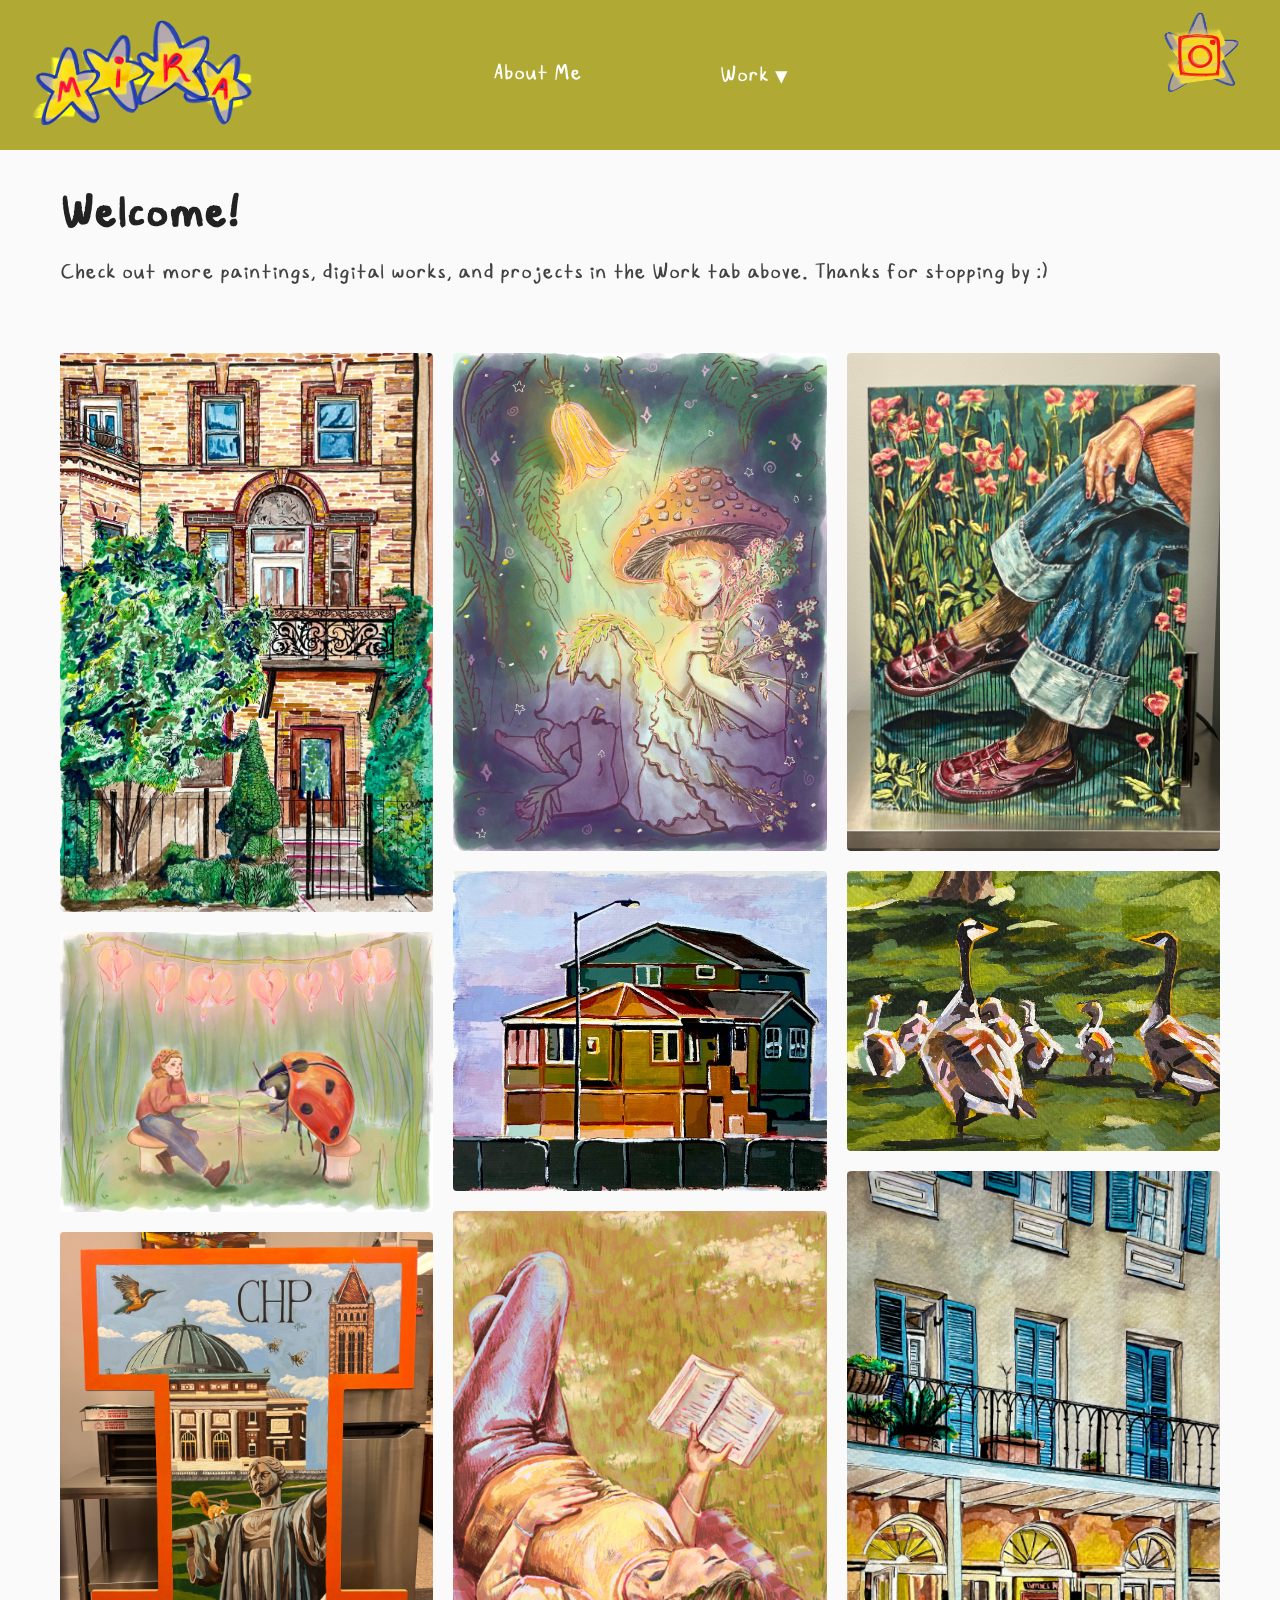
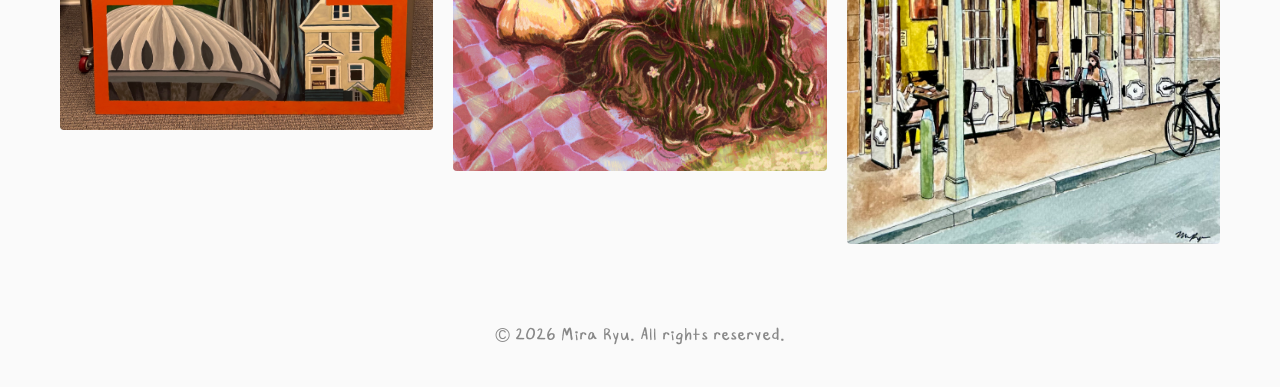
<file: index.html>
<!DOCTYPE html>
<html lang="en">
<head>
  <meta charset="UTF-8">
  <meta name="viewport" content="width=device-width, initial-scale=1.0">
  <title>My Art Portfolio</title>
  <link rel="stylesheet" href="style.css">
</head>
<body>

<header>
  <nav class="navbar">
    <a href="index.html" class="logo">
        <img src="name_logo.png" alt="Your Name - Home">
    </a>
    <button class="menu-toggle" id="menu-toggle" aria-label="Toggle menu">☰</button>

    <ul class="nav-links" id="nav-links">
      <li><a href="about.html">About Me</a></li>
      <li class="dropdown">
        <a href="#" class="dropdown-toggle">Work ▾</a>
        <ul class="dropdown-menu">
          <li><a href="paintings.html">Paintings</a></li>
          <li><a href="digital-art.html">Digital Art</a></li>
          <li><a href="projects.html">Projects</a></li>
        </ul>
      </li>
      <li class="mobile-only-link"><a href="https://www.instagram.com/art.yumira" target="_blank">Instagram</a></li>
    </ul>
    <a href="https://www.instagram.com/art.yumira" target="_blank" class="instagram-link">
        <img src="insta_logo.png" alt="Instagram">
    </a>
  </nav>
</header>

   <main>
    <div class="home-intro">
    <h1>Welcome!</h1>
    <p>Check out more paintings, digital works, and projects in the Work tab above. Thanks for stopping by :)</p>
  </div>

  <div class="masonry-grid">

    <div class="art-piece" onclick="openLightbox(0)">
      <img src="paintings/chicago.jpeg" alt="Artwork 1">
    </div>

    <div class="art-piece" onclick="openLightbox(1)">
      <img src="digital_artwork/digital_2.jpg" alt="Artwork 2">
    </div>

    <div class="art-piece" onclick="openLightbox(2)">
      <img src="projects/blocki.jpg" alt="Artwork 3">
    </div>

    <div class="art-piece" onclick="openLightbox(3)">
      <img src="digital_artwork/digital_1.jpg" alt="Artwork 4">
    </div>

    <div class="art-piece" onclick="openLightbox(4)">
      <img src="paintings/michigan.jpeg" alt="Artwork 5">
    </div>

    <div class="art-piece" onclick="openLightbox(5)">
      <img src="digital_artwork/digital_9.jpg" alt="Artwork 6">
    </div>

    <div class="art-piece" onclick="openLightbox(6)">
      <img src="projects/lounge-1.jpg" alt="Artwork 7">
    </div>

    <div class="art-piece" onclick="openLightbox(7)">
      <img src="paintings/geese.jpeg" alt="Artwork 8">
    </div>

    <div class="art-piece" onclick="openLightbox(8)">
      <img src="paintings/nola.jpeg" alt="Artwork 9">
    </div>

  </div>
</main>

  <footer>
    <p>&copy; 2026 Mira Ryu. All rights reserved.</p>
  </footer>

  <script src="nav.js"></script>
</body>
</html>
</file>
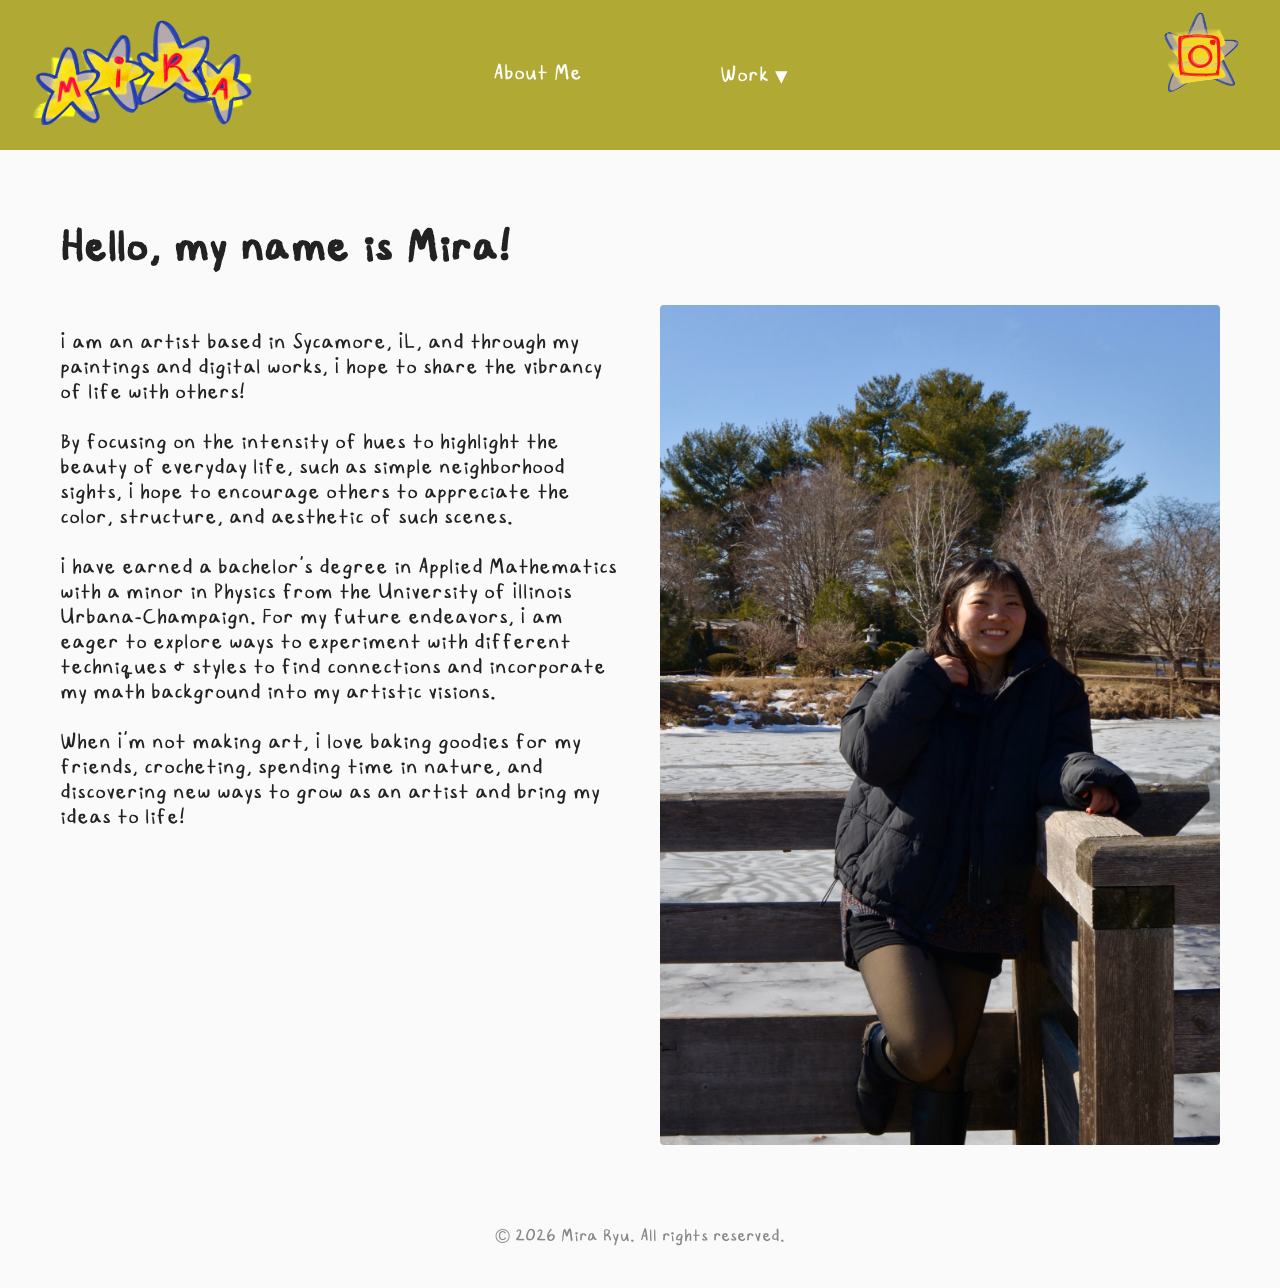
<file: about.html>
<!DOCTYPE html>
<html lang="en">
<head>
  <meta charset="UTF-8">
  <meta name="viewport" content="width=device-width, initial-scale=1.0">
  <title>About Me</title>
  <link rel="stylesheet" href="style.css">
</head>
<body>

<header>
  <nav class="navbar">
    <a href="index.html" class="logo">
        <img src="name_logo.png" alt="Your Name - Home">
    </a>
    <button class="menu-toggle" id="menu-toggle" aria-label="Toggle menu">☰</button>

    <ul class="nav-links" id="nav-links">
      <li><a href="about.html">About Me</a></li>
      <li class="dropdown">
        <a href="#" class="dropdown-toggle">Work ▾</a>
        <ul class="dropdown-menu">
          <li><a href="paintings.html">Paintings</a></li>
          <li><a href="digital-art.html">Digital Art</a></li>
          <li><a href="projects.html">Projects</a></li>
        </ul>
      </li>
      <li class="mobile-only-link"><a href="https://www.instagram.com/art.yumira" target="_blank">Instagram</a></li>
    </ul>
    <a href="https://www.instagram.com/art.yumira" target="_blank" class="instagram-link">
        <img src="insta_logo.png" alt="Instagram">
    </a>
  </nav>
</header>

    <main class="about-page">
        <h1>Hello, my name is Mira!</h1>

        <div class="about-content">
        <div class="about-text">
        <p>I am an artist based in Sycamore, IL, and through my paintings and digital works, I hope to share the vibrancy of life with others! </p>
        <p>By focusing on the intensity of hues to highlight the beauty of everyday life, such as simple neighborhood sights, I hope to encourage others to appreciate the color, structure, and aesthetic of such scenes.</p>
        <p>I have earned a bachelor’s degree in Applied Mathematics with a minor in Physics from the University of Illinois Urbana-Champaign. For my future endeavors, I am eager to explore ways to experiment with different techniques + styles to find connections and incorporate my math background into my artistic visions. </p>
          <p>When I’m not making art, I love baking goodies for my friends, crocheting, spending time in nature, and discovering new ways to grow as an artist and bring my ideas to life!</p>
        </div>

        <div class="about-photo">
      <img src="About_Me_icon.jpg" alt="Photo of Your Name">
        </div>
        </div>
    </main>
    
    <footer>
        <p>&copy; 2026 Mira Ryu. All rights reserved.</p>
    </footer>

    <script src="nav.js"></script>
</body>
</html>
</file>
<file: style.css>
@font-face {
  font-family: "MyHandwritingFont";
  src: url("fonts/My_handwriting-Regular.ttf") format("truetype");
  font-weight: normal;
  font-style: normal;
}

html, body {
  overflow-x: hidden;
  max-width: 100%;
}

body {
  font-family: "MyHandwritingFont", sans-serif;
  font-size: 25px; /* adjust this number */
  margin: 0;
  padding: 0;
  background-color: #fafafa;
  color: #222;
}

header {
  text-align: center;
  padding: 0px 0px;
}

#gallery {
  max-width: 900px;
  margin: 0 auto;
  padding: 20px;
}

footer {
  text-align: center;
  padding: 20px;
  font-size: 0.8em;
  color: #888;
}

.navbar {
  display: grid;
  grid-template-columns: 1fr auto 1fr;
  align-items: center;
  background-color: #b0aa35;
  padding: 0px 30px;
  height: 150px; /*fixed height */
}

.logo {
  display: flex;
  align-items: center;
}

.logo img {
  height: 150px; /* adjust this to whatever looks right */
  width: auto;
  display: block;
  position: relative;
  top: -8px;
}

.nav-links {
  list-style: none;
  display: flex;
  gap: 130px;
  margin: 0;
  padding: 0;
  justify-self: center;
}

.nav-links > li {
  position: relative;
}

.nav-links a {
  color: #fff;
  text-decoration: none;
  font-size: 1em;
  padding: 8px 4px;
}

.nav-links a:hover {
  color: #ccc;
}

/* Dropdown menu */
.dropdown-menu {
  list-style: none;
  position: absolute;
  top: 100%;
  left: 0px;
  background-color: #7f992f;
  min-width: 160px;
  padding: 0;
  margin: 0;
  border-radius: 4px;
  overflow: hidden;

  /* hidden by default */
  opacity: 0;
  visibility: hidden;
  transform: translateY(-8px);
  transition: all 0.2s ease;
}

.dropdown-menu li a {
  display: block;
  padding: 10px 16px;
}

.dropdown-menu li a:hover {
  background-color: #ffb3de;
}

/* show dropdown on hover */
.dropdown:hover .dropdown-menu {
  opacity: 1;
  visibility: visible;
  transform: translateY(0);
}

.instagram-link {
  justify-self: end;
  display: flex;
  align-items: center;
}

.instagram-link img {
  height: 150px;
  width: auto;
  max-width: 100%;
  display: block;
  opacity: 0.85;
  transition: opacity 0.2s ease;
  top: 15px; /* adjust this number to taste */
}

.instagram-link:hover img {
  opacity: 1;
}

/* Adjustable margins — change these values to test different widths */
:root {
  --page-margin: 60px;   /* space on left/right of the whole page content */
  --column-gap: 40px;    /* space between the text and the photo */
}

.about-page {
  max-width: 1200px;
  margin: 0 auto;
  padding: 40px var(--page-margin);
}

.about-page h1 {
  margin-bottom: 30px;
}

.about-content {
  display: flex;
  gap: var(--column-gap);
  align-items: flex-start;
}

.about-text {
  flex: 2; /* takes up 3/4 of the space */
}

.about-photo {
  flex: 2; /* takes up 1/4 of the space */
}

.about-photo img {
  width: 100%;
  height: auto;
  display: block;
  border-radius: 4px;
}
@media (max-width: 768px) {
  .about-content {
    flex-direction: column;
  }

  .about-text {
    flex: none;
    width: 100%;
  }

  .about-photo {
    flex: none;
    width: 100%;
    max-width: 300px;
    margin: 0 auto; /* centers the photo when stacked */
  }

  .about-page {
    padding: 30px var(--page-margin);
  }
}

.gallery-page {
  max-width: 1200px;
  margin: 0 auto;
  padding: 40px var(--page-margin);
}

.gallery-page h1 {
  margin-bottom: 30px;
}

.art-grid {
  display: grid;
  grid-template-columns: repeat(3, 1fr); /* 3 equal columns */
  gap: 20px;
  align-items: start;
}

.art-piece {
  position: relative;
  overflow: hidden;
  border-radius: 4px;
  cursor: pointer;
}

.art-piece img {
    width: 100%;
  height: auto;
  display: block;
}

.art-overlay {
  position: absolute;
  top: 0;
  left: 0;
  width: 100%;
  height: 100%;
  background: rgba(0, 0, 0, 0.6); /* dims the artwork */
  color: #fff;
  display: flex;
  flex-direction: column;
  justify-content: center;
  align-items: center;
  text-align: center;
  padding: 20px;
  box-sizing: border-box;

  /* hidden by default */
  opacity: 0;
  transition: opacity 0.3s ease;
}

.art-piece:hover .art-overlay {
  opacity: 1;
}

.art-overlay h3 {
  margin: 0 0 8px 0;
}

.art-overlay p {
  margin: 0;
  font-size: 0.9em;
}

.lightbox {
  display: none;
  position: fixed;
  top: 0;
  left: 0;
  width: 100%;
  height: 100%;
  background: rgba(0, 0, 0, 0.9);
  z-index: 1000;
  justify-content: center;
  align-items: center;
  cursor: zoom-out;
}

.lightbox.active {
  display: flex;
}

.lightbox img {
  max-width: 90%;
  max-height: 90%;
  object-fit: contain;
  box-shadow: 0 0 30px rgba(0, 0, 0, 0.5);
}

.lightbox-close {
  position: absolute;
  top: 20px;
  right: 30px;
  color: #fff;
  font-size: 2.5em;
  cursor: pointer;
  line-height: 1;
}

.lightbox-image-wrap {
  position: relative;
  display: flex;
  align-items: center;
  width: fit-content;
}

.lightbox-arrow {
  position: absolute;
  top: 50%;
  transform: translateY(-50%);
  color: #fff;
  font-size: 2em;
  cursor: pointer;
  padding: 10px 15px;
  user-select: none;
  transition: opacity 0.2s ease;
  opacity: 0.7;
  background: rgba(0, 0, 0, 0.3);
  border-radius: 4px;
}

.lightbox-arrow:hover {
  opacity: 1;
}

.lightbox-prev {
  left: 10px;
}

.lightbox-next {
  right: 10px;
}

.lightbox-caption {
  position: absolute;
  bottom: 30px;
  left: 50%;
  transform: translateX(-50%);
  color: #fff;
  text-align: center;
  background: rgba(0, 0, 0, 0.7);
  padding: 12px 24px;
  border-radius: 6px;
  max-width: 80%;
}

.lightbox-caption h3 {
  margin: 0 0 4px 0;
}

.lightbox-caption p {
  margin: 0;
  font-size: 0.9em;
  opacity: 0.8;
}

.lightbox-content-side {
  display: flex;
  align-items: center;
  gap: 30px;
  max-width: 85%;
  max-height: 85%;
}

.lightbox-content-side img {
  max-width: 60vw;
  max-height: 85vh;
  object-fit: contain;
  box-shadow: 0 0 30px rgba(0, 0, 0, 0.5);
}

.lightbox-caption-side {
  color: #fff;
  max-width: 300px;
  background: rgba(255, 255, 255, 0.05);
  padding: 20px;
  border-radius: 6px;
}

.lightbox-caption-side h3 {
  margin: 0 0 10px 0;
  font-size: 1.4em;
}

.lightbox-caption-side p {
  margin: 0;
  line-height: 1.5;
  opacity: 0.85;
}

.lightbox-counter {
  margin-top: 8px !important;
  font-size: 0.8em !important;
  opacity: 0.6;
}

.masonry-grid {
  column-count: 3;
  column-gap: 20px;
  max-width: 1200px;
  margin: 0 auto;
  padding: 40px var(--page-margin);
}

.masonry-grid .art-piece {
  break-inside: avoid; /* prevents a single piece from splitting across columns */
  margin-bottom: 20px;
  position: relative;
  overflow: hidden;
  border-radius: 4px;
  cursor: pointer;
}

.masonry-grid .art-piece img {
  width: 100%;
  height: auto;
  display: block;
}

.home-intro {
  max-width: 1200px;
  margin: 0 auto;
  padding: 40px var(--page-margin) 20px;
}

.home-intro h1 {
  margin: 0 0 12px 0;
}

.home-intro p {
  margin: 0;
  max-width: 1500px;
  line-height: 1.6;
  opacity: 0.85;
}

.menu-toggle {
  display: none;
  background: none;
  border: none;
  color: #fff;
  font-size: 1.8em;
  cursor: pointer;
}

@media (max-width: 768px) {
  .menu-toggle {
    display: block;
    font-size: 2.5em;
    margin-right: 30px; /* adjust this number to taste */
  }

  .nav-links {
    display: none;
    flex-direction: column;
    position: absolute;
    top: 100%;
    left: 0;
    width: 100%;
    background-color: #222;
    padding: 10px 0;
    gap: 0;
  }

  .nav-links.active {
    display: flex;
  }

  .nav-links li {
    width: 100%;
    text-align: center;
  }

  .nav-links a {
    display: block;
    padding: 14px 0;
  }

  .mobile-only-link {
    display: none;
  }

  /* dropdown becomes tap-based, not hover-based, on mobile */
  .dropdown-menu {
    position: static;
    opacity: 1;
    visibility: visible;
    transform: none;
    display: none;
    transition: none;
    background-color: #2c2c2c;
  }

  .dropdown-menu.active {
    display: block;
  }

  .navbar {
    position: relative; /* so the dropdown nav-links can position against it */
    display: flex;
    justify-content: space-between;
    align-items: center;
    width: 100%;
    padding: 10px 12px;
  }

  .logo,
  .instagram-link {
    min-width: 0; /* allows these to shrink instead of forcing overflow */
  }

  .logo img {
    height: auto;
    max-width: 160px; /* cap width instead of setting height */
  }

  

  .instagram-link img {
  width: 24px;
  height: 24px;
  max-width: 24px;
  object-fit: contain;
}
  .instagram-link {
    display: none;
  }
}

@media (max-width: 768px) {
  .masonry-grid {
    column-count: 2;
  }
}

@media (max-width: 480px) {
  .masonry-grid {
    column-count: 1;
  }
}

@media (max-width: 768px) {
  .art-grid {
    grid-template-columns: repeat(2, 1fr);
  }
}

@media (max-width: 480px) {
  .art-grid {
    grid-template-columns: 1fr;
  }
}

@media (max-width: 768px) {
  .lightbox-content-side {
    flex-direction: column;
    max-width: 95%;
    max-height: 90%;
  }

  .lightbox-content-side img {
    max-width: 100%;
    max-height: 60vh;
  }

  .lightbox-caption-side {
    max-width: 100%;
  }
}

@media (max-width: 480px) {
  .lightbox-arrow {
    font-size: 1.5em;
    padding: 8px 10px;
  }
}

@media (max-width: 480px) {
  :root {
    --page-margin: 20px;
  }
}

header {
  position: relative;
  z-index: 100;
}

.mobile-only-link {
  display: none;
}
</file>
